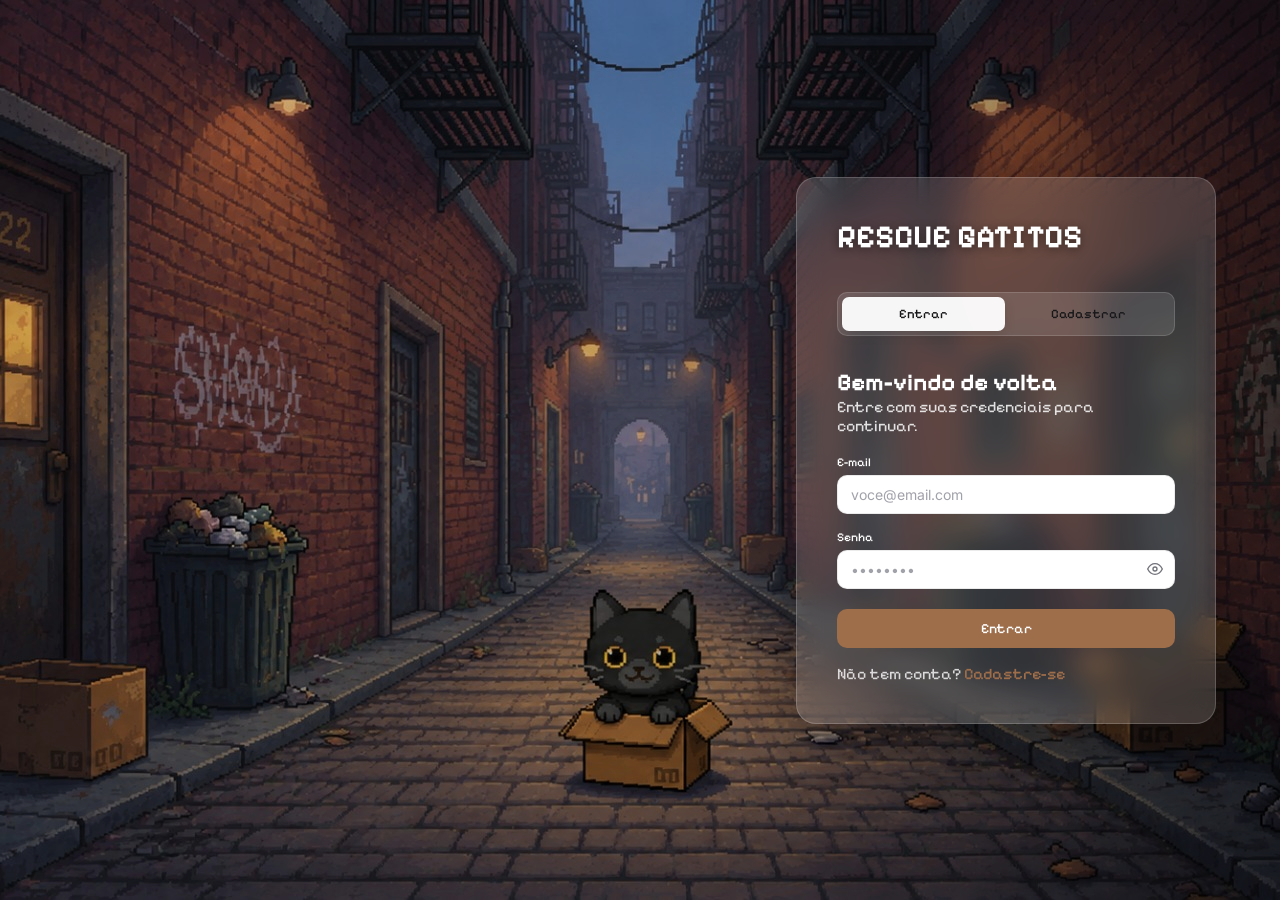
<file: index.html>
<!DOCTYPE html>

<html lang="pt-BR">
<head>
<meta charset="utf-8"/>
<meta content="width=device-width, initial-scale=1.0" name="viewport"/>
<title>Rescue Gatitos</title>
<link href="https://fonts.googleapis.com/css2?family=Inter:wght@300;400;500;600&amp;family=DM+Serif+Display:ital@0;1&amp;display=swap" rel="stylesheet"/>
<link rel="icon" type="image/png" href="assets/images/catInBox.png" />

<link href="/css/index.css" rel="stylesheet"/>
<script>
  (function () {
    var isMobilePage = window.location.pathname.includes('mobile.html');
    if (isMobilePage) return;

    var isMobile = window.matchMedia('(max-width: 768px)').matches;
    if (isMobile) {
      window.location.replace('/pages/mobile.html');
    }
  })();
</script>
</head>
<body>
<div class="layout">

<aside class="right">

<div class="brand">
<div class="brand-name">
        RESCUE GATITOS
</div>
</div>

<div class="tabs" role="tablist">
<button class="tab-btn active" id="tab-login" onclick="switchTab('login')" role="tab">Entrar</button>
<button class="tab-btn" id="tab-register" onclick="switchTab('register')" role="tab">Cadastrar</button>
</div>

<div class="form-panel active" id="panel-login">
<div class="form-header">
<h1>Bem-vindo de volta</h1>
<p>Entre com suas credenciais para continuar.</p>
</div>
<div class="feedback" id="login-feedback"></div>
<div class="field">
<label for="login-email">E-mail</label>
<input autocomplete="email" id="login-email" placeholder="voce@email.com" type="email"/>
<span class="error-msg" id="login-email-err">Informe um e-mail válido.</span>
</div>
<div class="field">
<label for="login-password">Senha</label>
<div class="pw-wrap">
<input autocomplete="current-password" id="login-password" placeholder="••••••••" type="password"/>
<button aria-label="Mostrar senha" class="pw-toggle" onclick="togglePw('login-password', this)" type="button">
<svg fill="none" height="16" stroke="currentColor" stroke-linecap="round" stroke-linejoin="round" stroke-width="2" viewbox="0 0 24 24" width="16"><path d="M1 12s4-8 11-8 11 8 11 8-4 8-11 8-11-8-11-8z"></path><circle cx="12" cy="12" r="3"></circle></svg>
</button>
</div>
<span class="error-msg" id="login-pass-err">Informe sua senha.</span>
</div>
<button class="btn-submit" id="btn-login" onclick="handleLogin()">Entrar</button>
<div class="form-footer">
        Não tem conta? <a href="#" onclick="switchTab('register'); return false;">Cadastre-se</a>
</div>
</div>

<div class="form-panel" id="panel-register">
<div class="form-header">
<h1>Crie sua conta</h1>
<p>Preencha os campos para se cadastrar.</p>
</div>
<div class="feedback" id="register-feedback"></div>
<div class="field">
<label for="reg-nick">Apelido</label>
<input autocomplete="nickname" id="reg-nick" placeholder="Como quer ser chamado?" type="text"/>
<span class="error-msg" id="reg-nick-err">Informe um apelido.</span>
</div>
<div class="field">
<label for="reg-email">E-mail</label>
<input autocomplete="email" id="reg-email" placeholder="voce@email.com" type="email"/>
<span class="error-msg" id="reg-email-err">Informe um e-mail válido.</span>
</div>
<div class="field">
<label for="reg-password">Senha</label>
<div class="pw-wrap">
<input autocomplete="new-password" id="reg-password" placeholder="Mínimo 6 caracteres" type="password"/>
<button aria-label="Mostrar senha" class="pw-toggle" onclick="togglePw('reg-password', this)" type="button">
<svg fill="none" height="16" stroke="currentColor" stroke-linecap="round" stroke-linejoin="round" stroke-width="2" viewbox="0 0 24 24" width="16"><path d="M1 12s4-8 11-8 11 8 11 8-4 8-11 8-11-8-11-8z"></path><circle cx="12" cy="12" r="3"></circle></svg>
</button>
</div>
<span class="error-msg" id="reg-pass-err">Senha deve ter ao menos 6 caracteres.</span>
</div>
<button class="btn-submit" id="btn-register" onclick="handleRegister()">Criar conta</button>
<div class="form-footer">
        Já tem conta? <a href="#" onclick="switchTab('login'); return false;">Entrar</a>
</div>
</div>
</aside>
</div>

<script src="/js/index.js"></script></body>
</html>
</file>
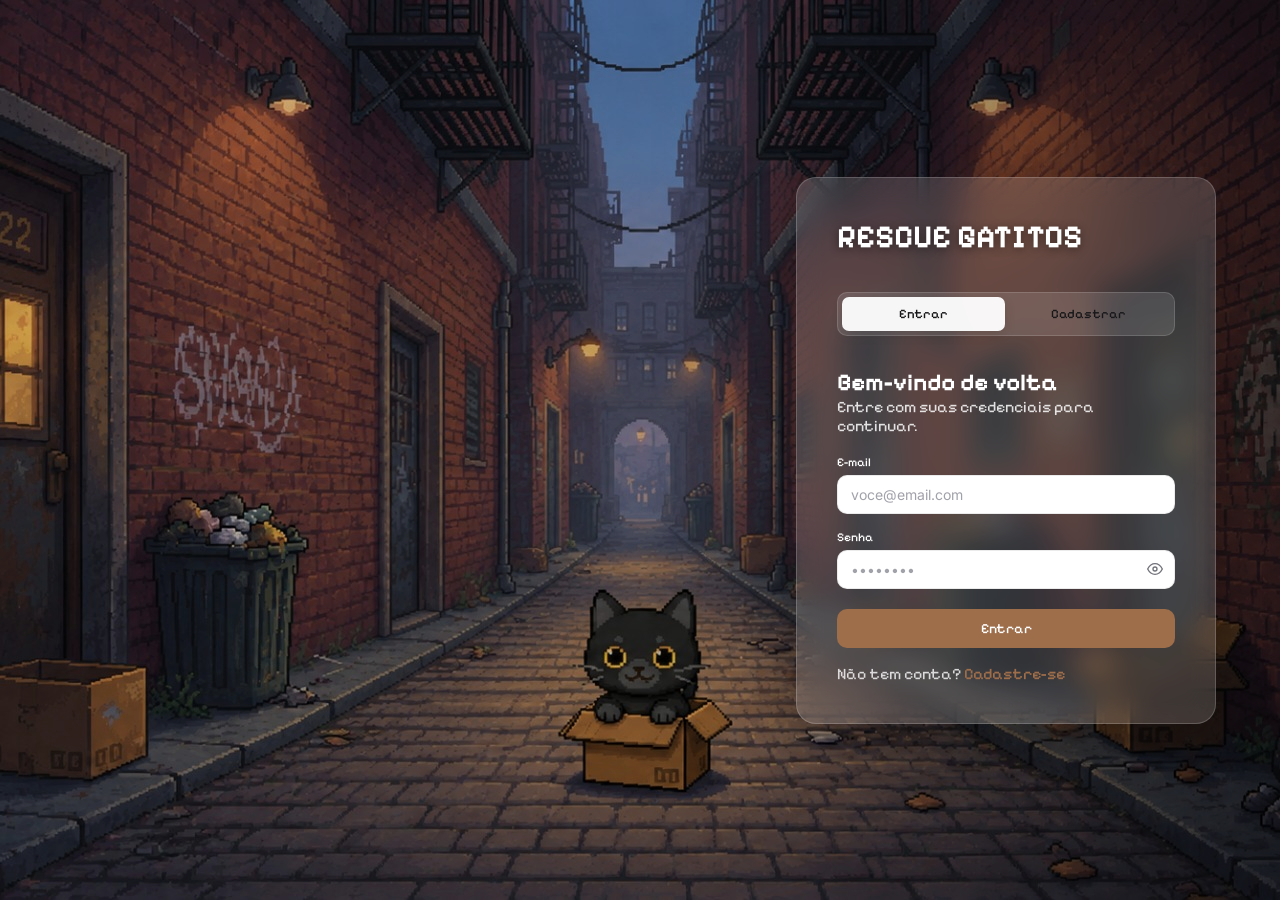
<file: pages/game.html>
<!DOCTYPE html>
<html lang="pt-BR">
<head>
  <meta charset="UTF-8" />
  <meta name="viewport" content="width=device-width, initial-scale=1.0" />
  <title>Rescue Gatitos — Game</title>
  <link href="https://fonts.googleapis.com/css2?family=Inter:wght@300;400;500;600&family=DM+Serif+Display:ital@0;1&display=swap" rel="stylesheet" />
  <link rel="icon" type="image/png" href="/assets/images/catInBox.png" />
  <link href="/css/game.css" rel="stylesheet" />
  <script>
  (function () {
    var isMobilePage = window.location.pathname.includes('mobile.html');
    if (isMobilePage) return;

    var isMobile = window.matchMedia('(max-width: 768px)').matches;
    if (isMobile) {
      window.location.replace('/pages/mobile.html');
    }
  })();
</script>
</head>

<body>
  <div class="layout">

    <!-- Bloco 1: caixa geradora -->
<section class="bloco bloco1">
  <div class="click-area" id="clickArea">
    <img src="/assets/images/catInBox.png" alt="Gatinho" class="cat-box" id="catBox">
  </div>
</section>

    <!-- Bloco 2: estatísticas -->
    <section class="bloco bloco2">
      <div class="stats">
        <h2>Estatísticas</h2>
        <div class="stat-row">
          <span class="stat-label">
            <span class="icon icon-gatito"></span>
            Gatitos</span>
          <span class="stat-value" id="statCats">0</span>
        </div>
        <div class="stat-row">
          <span class="stat-label">
            <span class="icon icon-dinheiro"></span>
            Dinheiro</span>
          <span class="stat-value" id="statMoney">R$ 0</span>
        </div>
        <div class="stat-row">
          <span class="stat-label">
            <span class="icon icon-clickUp"></span>
            Clique Up</span>
          <span class="stat-value" id="statClickLevel">Nível 1</span>
        </div>
        <div class="stat-row">
          <span class="stat-label">
            <span class="icon icon-autoClick"></span>
            Autoclick</span>
          <span class="stat-value" id="statAutoLevel">Nível 0</span>
        </div>
      </div>
 </section>

    <!-- Blocos 3, 4 e 5: template "Trabalhando" -->
    <section class="bloco bloco3 placeholder-bloco">
  <div class="placeholder-content">
    <img src="/assets/images/inWork.jpeg" class="placeholder-img" alt="Em construção" />
  </div>
</section>
<section class="bloco bloco4 placeholder-bloco">
  <div class="placeholder-content">
    <img src="/assets/images/inWork.jpeg" class="placeholder-img" alt="Em construção" />
  </div>
</section>
<section class="bloco bloco5 placeholder-bloco">
  <div class="placeholder-content">
    <img src="/assets/images/inWork.jpeg" class="placeholder-img" alt="Em construção" />
  </div>
</section>

<!-- Bloco 6: doacao e upgrades -->
<section class="bloco bloco6">
  <div class="shop">
    <div class="shop-column">
      <h2>Adoção</h2>
      <div class="shop-item">
        <div class="shop-item-info">
          <strong>Doar um gatito</strong>
          <span>Doa 1 gatito por dinheiro</span>
        </div>
        <button id="sellOneBtn" class="shop-btn pixel-btn pixel-btn--green">
          <span class="pixel-btn__label">Doar (R$ <span id="sellOnePrice">10</span>)</span>
        </button>
      </div>
      <div class="shop-item">
        <div class="shop-item-info">
          <strong>Doar todos gatitos</strong>
          <span>Doa todos os gatitos disponíveis</span>
        </div>
        <button id="sellAllBtn" class="shop-btn pixel-btn pixel-btn--green">
          <span class="pixel-btn__label">Doar Todos</span>
        </button>
      </div>
    </div>

    <div class="shop-column">
      <h2>Upgrades</h2>
      <div class="shop-item">
        <div class="shop-item-info">
          <strong>Clique Up</strong>
          <span id="clickUpgradeDesc">+1 gatito por clique</span>
        </div>
        <button id="buyClickBtn" class="shop-btn pixel-btn pixel-btn--green">
          <span class="pixel-btn__label">Comprar (R$ <span id="clickUpgradePrice">50</span>)</span>
        </button>
      </div>
      <div class="shop-item">
        <div class="shop-item-info">
          <strong>Autoclick</strong>
          <span id="autoUpgradeDesc">Resgata gatitos automaticamente</span>
        </div>
        <button id="buyAutoBtn" class="shop-btn pixel-btn pixel-btn--green">
          <span class="pixel-btn__label">Comprar (R$ <span id="autoUpgradePrice">100</span>)</span>
        </button>
      </div>
    </div>
  </div>
</section>

<!-- Bloco 7: configurações -->
<section class="bloco bloco7">
  <div class="settings">
    <h2>Configurações</h2>

    <button id="resetPasswordBtn" class="settings-btn pixel-btn pixel-btn--brown">
      <span class="pixel-btn__label">
        Redefinir senha
      </span>
    </button>
    <button id="logoutBtn" class="settings-btn pixel-btn pixel-btn--red">
      <span class="pixel-btn__label">
        Sair
      </span>
    </button>

    <div class="credits">
      <p>Desenvolvido por <strong>João Vitor Q. Santos</strong></p>
      <a href="https://github.com/joaovitorqs" target="_blank" rel="noopener noreferrer">GitHub do Desenvolvedor </a>
    </div>
  </div>
</section>

  </div>
  <script src="/js/game.js"></script>
</body>
</html>
</file>
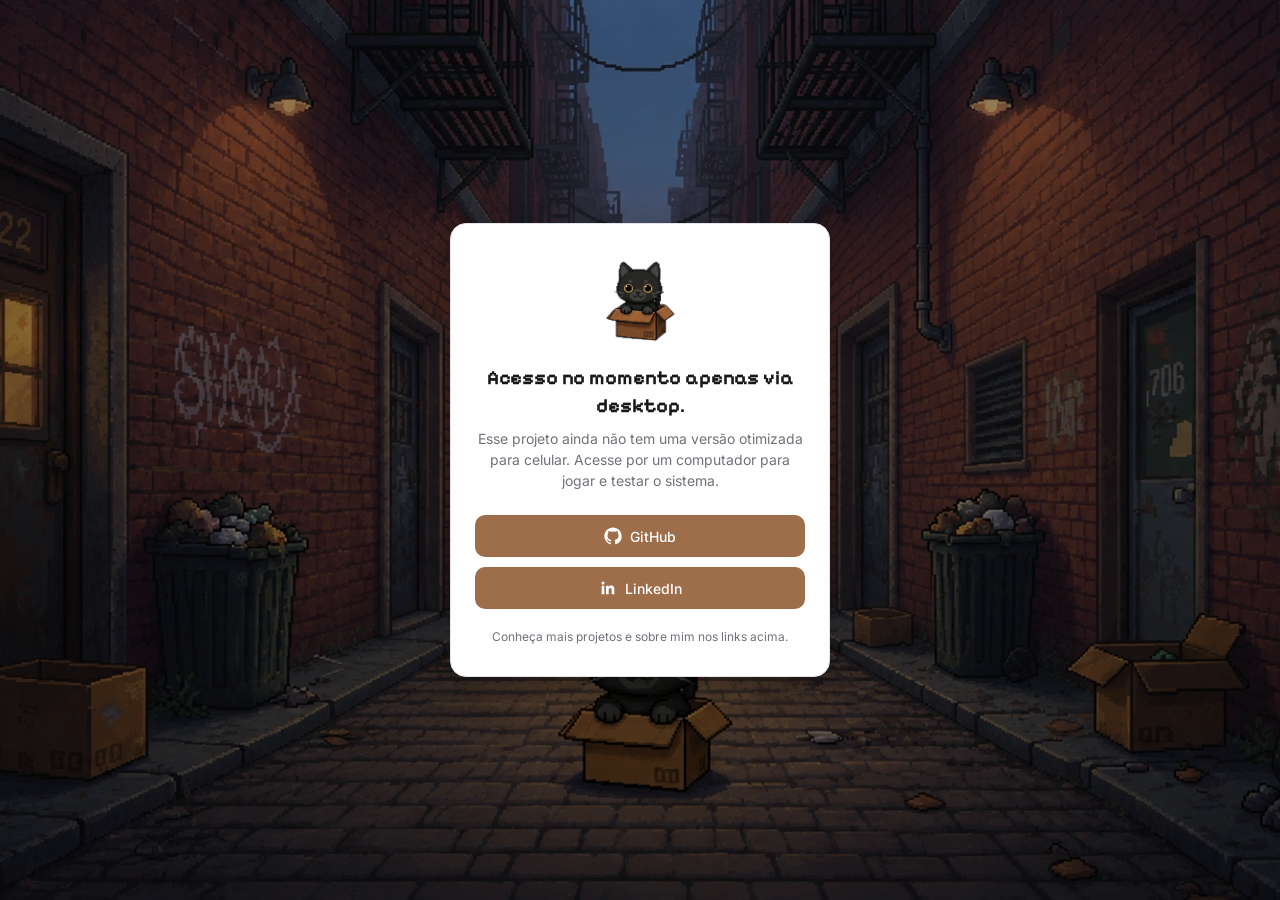
<file: pages/mobile.html>
<!DOCTYPE html>
<html lang="pt-BR">
<head>
<meta charset="utf-8"/>
<meta content="width=device-width, initial-scale=1.0" name="viewport"/>
<title>Rescue Gatitos — Acesse via Desktop</title>
<link href="https://fonts.googleapis.com/css2?family=Inter:wght@300;400;500;600&family=Pixelify+Sans:wght@400..700&display=swap" rel="stylesheet"/>
<link rel="icon" type="image/png" href="assets/images/catInBox.png" />
<link href="/css/mobile.css" rel="stylesheet" />
</head>
<body>
<div class="card">
  <img alt="Gatinho" class="cat" src="../assets/images/catInBox.png"/>
  <h1>Acesso no momento apenas via desktop.</h1>
  <p class="subtitle">Esse projeto ainda não tem uma versão otimizada para celular. Acesse por um computador para jogar e testar o sistema.</p>

  <div class="contacts">
    <a href="https://github.com/joaovitorqs" target="_blank" rel="noopener">
      <svg viewBox="0 0 24 24"><path d="M12 .5C5.65.5.5 5.65.5 12c0 5.09 3.29 9.4 7.86 10.93.57.1.78-.25.78-.55 0-.27-.01-1-.02-1.96-3.2.7-3.88-1.54-3.88-1.54-.52-1.34-1.28-1.7-1.28-1.7-1.04-.72.08-.7.08-.7 1.15.08 1.76 1.19 1.76 1.19 1.03 1.76 2.7 1.25 3.36.96.1-.75.4-1.25.73-1.54-2.55-.29-5.24-1.28-5.24-5.7 0-1.26.45-2.29 1.19-3.1-.12-.29-.52-1.46.11-3.05 0 0 .97-.31 3.18 1.18a11 11 0 0 1 5.79 0c2.2-1.49 3.17-1.18 3.17-1.18.64 1.59.24 2.76.12 3.05.74.81 1.18 1.84 1.18 3.1 0 4.43-2.69 5.4-5.25 5.69.41.36.78 1.08.78 2.18 0 1.57-.01 2.84-.01 3.23 0 .31.2.66.79.55A10.94 10.94 0 0 0 23.5 12c0-6.35-5.15-11.5-11.5-11.5Z"/></svg>
      GitHub
    </a>
    <a href="https://www.linkedin.com/in/joão-vitor-queiroz-santos-09701221b" target="_blank" rel="noopener">
      <svg viewBox="0 0 24 24"><path d="M20.45 20.45h-3.55v-5.57c0-1.33-.02-3.03-1.85-3.03-1.85 0-2.14 1.45-2.14 2.94v5.66H9.36V9h3.41v1.56h.05c.47-.9 1.63-1.85 3.36-1.85 3.6 0 4.27 2.37 4.27 5.45v6.29ZM5.34 7.43a2.06 2.06 0 1 1 0-4.12 2.06 2.06 0 0 1 0 4.12ZM7.12 20.45H3.56V9h3.56v11.45Z"/></svg>
      LinkedIn
    </a>
  </div>

  <p class="footer-note">Conheça mais projetos e sobre mim nos links acima.</p>
</div>
</body>
</html>
</file>
<file: css/index.css>
@import url('https://fonts.googleapis.com/css2?family=Inter:wght@100..900&family=Pixelify+Sans:wght@400..700&family=Silkscreen:wght@400;700&family=Tiny5&display=swap');

    *,
    *::before,
    *::after {
      box-sizing: border-box;
      margin: 0;
      padding: 0;
    }

    :root {
      --white: #FFFFFF;
      --panel: #F4F4F5;
      --border: #E4E4E7;
      --text: #18181B;
      --muted: #71717A;
      --accent: #9e6d4a;
      --accent-h: #B57C54;
      --accent-s: #E8F2F2;
      --error: #ffa9a9;
      --radius: 10px;
      --transition: 180ms ease;
    }

    html,
    body {
      height: 100%;
      margin: 0;
      font-family: 'Pixelify Sans', sans-serif;
      color: var(--text);
      -webkit-font-smoothing: antialiased;
    }

    body {
      background: url("../assets/images/index.jpeg") center center / cover no-repeat fixed;
      overflow: hidden;
    }

    body::before {
      content: "";
      position: fixed;
      inset: 0;

      background: linear-gradient(90deg,
          rgba(0, 0, 0, .10) 0%,
          rgba(0, 0, 0, .18) 55%,
          rgba(0, 0, 0, .45) 100%);

      z-index: -1;
    }

    /* ── Layout ── */
    .layout {
      display: flex;
      justify-content: flex-end;
      align-items: center;

      width: 100%;
      height: 100vh;

      padding-right: 5%;
    }

    /* ── Painel ── */
    .right {

      width: 420px;
      max-width: 90vw;

      display: flex;
      flex-direction: column;
      justify-content: center;

      padding: 40px;

      background: rgba(255, 255, 255, .15);

      backdrop-filter: blur(14px);
      -webkit-backdrop-filter: blur(14px);

      border: 1px solid rgba(255, 255, 255, .18);

      border-radius: 20px;

      box-shadow:
        0 20px 50px rgba(0, 0, 0, .30);
    }

    .brand {
      display: flex;
      align-items: center;
      gap: 10px;
      margin-bottom: 36px;
      align-self: flex-start;
    }

    .brand-icon {
      width: 32px;
      height: 32px;
      background: var(--accent);
      border-radius: 8px;
      display: flex;
      align-items: center;
      justify-content: center;
    }

    .brand-name {
      font-family: 'Pixelify Sans', sans-serif;
      font-size: 32px;
      font-weight: 700;

      color: white;

      text-shadow: 0 2px 10px rgba(0, 0, 0, .45);
    }

    /* ── Tabs ── */
    .tabs {
      display: flex;
      width: 100%;

      padding: 4px;
      gap: 2px;

      margin-bottom: 32px;

      background: rgba(255, 255, 255, .12);

      border: 1px solid rgba(255, 255, 255, .15);

      border-radius: var(--radius);
    }

    .tab-btn {
      flex: 1;
      padding: 9px;
      border: none;
      border-radius: 7px;
      background: transparent;
      font-family: 'Pixelify Sans', sans-serif;
      font-size: 13px;
      font-weight: 500;
      cursor: pointer;
      color:#18181B;
      transition: all var(--transition);
    }

    .tab-btn.active {

      background: rgba(255, 255, 255, .95);

      color:#18181B;

      box-shadow: 0 4px 12px rgba(0, 0, 0, .12);
    }

    /* ── Forms ── */
    .form-panel {
      width: 100%;
      display: none;
      flex-direction: column;
      gap: 16px;
    }

    .form-panel.active {
      display: flex;
    }

    .form-header {
      margin-bottom: 4px;
    }

    .form-header h1 {
      color: white;
    }

    .form-header p {
      color: rgba(255, 255, 255, .85);
    }

    .field {
      display: flex;
      flex-direction: column;
      gap: 6px;
    }

    label {
      color: white;
      font-size: 12px;
      font-weight: 500;
    }

    input[type="text"],
    input[type="email"],
    input[type="password"] {

      width: 100%;

      padding: 10px 13px;

      border-radius: var(--radius);

      border: 1px solid rgba(0, 0, 0, .08);

      background: #fff;

      font-family: 'Inter', sans-serif;

      font-size: 14px;

      color: var(--text);

      outline: none;

      transition: border-color var(--transition),
        box-shadow var(--transition);
    }

    input::placeholder {
      color: #A1A1AA;
    }

    input:focus {
      border-color: var(--accent);
      box-shadow: 0 0 0 3px var(--accent-s);
    }

    input.error-input {
      border-color: var(--error);
    }

    .error-msg {
      font-size: 11.5px;
      color: var(--error);
      display: none;
    }

    .error-msg.visible {
      display: block;
    }

    /* ── Password wrapper ── */
    .pw-wrap {
      position: relative;
    }

    .pw-wrap input {
      padding-right: 40px;
    }

    .pw-toggle {
      position: absolute;
      right: 12px;
      top: 50%;
      transform: translateY(-50%);
      background: none;
      border: none;
      cursor: pointer;
      color: var(--muted);
      display: flex;
      align-items: center;
      padding: 0;
      transition: color var(--transition);
    }

    .pw-toggle:hover {
      color: var(--accent);
    }

    /* ── Submit button ── */
    .btn-submit {
      width: 100%;
      padding: 11px;
      border: none;
      border-radius: var(--radius);
      background: var(--accent);
      color: #fff;
      font-family: 'Pixelify Sans', sans-serif;
      font-size: 14px;
      font-weight: 500;
      cursor: pointer;
      transition: background var(--transition), transform 80ms ease, box-shadow var(--transition);
      margin-top: 4px;
      position: relative;
      overflow: hidden;
    }

    .btn-submit:hover {
      background: var(--accent-h);
    }

    .btn-submit:active {
      transform: scale(0.985);
    }

    .btn-submit.loading {
      pointer-events: none;
      color: transparent;
    }

    .btn-submit.loading::after {
      content: '';
      position: absolute;
      inset: 0;
      margin: auto;
      width: 18px;
      height: 18px;
      border: 2px solid rgba(255, 255, 255, 0.4);
      border-top-color: #fff;
      border-radius: 50%;
      animation: spin 0.6s linear infinite;
    }

    @keyframes spin {
      to {
        transform: rotate(360deg);
      }
    }

    /* ── Feedback banner ── */
    .feedback {
      padding: 10px 13px;
      border-radius: var(--radius);
      font-family: 'Pixelify Sans', sans-serif;
      font-size: 13px;
      display: none;
    }

    .feedback.show {
      display: block;
    }

    .feedback.success {
      background: #ECFDF5;
      color: #065F46;
      border: 1px solid #A7F3D0;
    }

    .feedback.error {
      background: #FEF2F2;
      color: var(--error);
      border: 1px solid #FECACA;
    }

    /* ── Footer ── */
    .form-footer {
      color: rgba(255, 255, 255, .8);
    }

    .form-footer a {
      color: var(--accent);
      text-decoration: none;
      font-weight: 500;
    }

    .form-footer a:hover {
      text-decoration: underline;
    }

    /* ── Divider ── */
    .divider {
      display: flex;
      align-items: center;
      gap: 10px;
      color: #A1A1AA;
      font-family: 'Pixelify Sans', sans-serif;
      font-size: 11px;
    }

    .divider::before,
    .divider::after {
      content: '';
      flex: 1;
      height: 1px;
      background: var(--border);
    }

    @media (max-width: 768px) {
      .layout {
        flex-direction: column;
      }

      .left {
        flex: 0 0 240px;
      }

      .right {
        flex: 1;
        padding: 32px 24px;
      }

      .image-placeholder {
        margin: 16px;
      }
    }
</file>
<file: css/game.css>
@import url('https://fonts.googleapis.com/css2?family=Inter:wght@100..900&family=Pixelify+Sans:wght@400..700&family=Silkscreen:wght@400;700&family=Tiny5&display=swap');
@import url('https://fonts.googleapis.com/css2?family=VT323&display=swap');
*{
    margin:0;
    padding:0;
    box-sizing:border-box;
}

html,
body{
    width:100%;
    height:100%;
}

body{
    margin:0;
    overflow:hidden;
    font-family:'VT323', monospace;
    font-size:32px;
    font-weight:400;
    background:#965e30;
    color:#ffffff;
}

.layout{

    width:100vw;
    height:100vh;

    display:grid;

    grid-template-columns:
        2fr 2fr
        1fr 1fr
        1fr 1fr
        1fr 1fr;

    grid-template-rows:1fr 1fr;

    gap:2px;
    background:#965e30;

    overflow:hidden;
}

/* Todos os blocos */

.bloco{
    border:1px solid #af6e38;
    background-color:#965e30;
    background-size:cover;
    background-position:center;
    background-repeat:no-repeat;
    overflow:hidden;
}

.bloco1{
    grid-column:1 / 3;
    grid-row:1;
}

.bloco2{
    grid-column:1 / 3;
    grid-row:2;
}

.bloco3{
    grid-column:3 / 5;
    grid-row:1;
}

.bloco4{
    grid-column:5 / 7;
    grid-row:1;
}

.bloco5{
    grid-column:7 / 9;
    grid-row:1;
}

.bloco6{
    grid-column:3 / 7;
    grid-row:2;
}

.bloco7{
    grid-column:7 / 9;
    grid-row:2;
}

/* ── Bloco 1: área de clique ── */

.click-area{
    width: 100%;
    height: 100%;
    display:flex;
    flex-direction:column;
    align-items:center;
    justify-content:center;
    gap:16px;
    background: transparent;
}

.cat-box{
    width: 75%;
    height: 75%;
    object-fit:contain;
    image-rendering: pixelated;
    cursor:pointer;
    user-select:none;
    transition:transform 0.08s ease;
    filter:drop-shadow(0 6px 10px rgba(0,0,0,0.4));
}

.cat-box:active{
    transform:scale(0.9);
}

.cat-box.bounce{
    animation:bounce 0.25s ease;
}

@keyframes bounce{
    0%{ transform:scale(1); }
    40%{ transform:scale(1.15); }
    100%{ transform:scale(1); }
}

.float-text{
    position:absolute;
    pointer-events:none;
    color:#74c974;
    animation:float-up 0.8s ease-out forwards;
}

@keyframes float-up{
    0%{ opacity:1; transform:translateY(0); }
    100%{ opacity:0; transform:translateY(-50px); }
}

/* ── Bloco 2: estatísticas ── */

.stats{
    position: absolute;
    top: 15%;
    left: 13%;
    width: 74%;
    height: 71%;

    display:flex;
    flex-direction:column;
    justify-content: center;
    gap:5px;
    padding:10px 14px;
    box-sizing: border-box;
    overflow: hidden;
}

.stats h2{
    font-family: 'VT323', monospace;
    margin-bottom:3px;
    color:#292929; 
    text-align: center;
}

.stat-row{
    display:flex;
    justify-content:space-between;
    align-items:center;
    padding:4px 6px;
    border-radius:4px;
}

.stat-label{
    color:#292929;
     display:flex;
    align-items:center;
    gap:6px;
    flex-direction:row-reverse;
}

.stat-value{
    color:#292929;
}

/* ── Blocos 3, 4, 5 ── */

.placeholder-bloco{
    display:flex;
    align-items:center;
    justify-content:center;
}

.placeholder-content{
    display:flex;
    flex-direction:column;
    align-items:center;
    gap:8px;
    opacity:0.85;
}

.placeholder-img{
    width: 100%;
    height: 100%;
    object-fit: cover;
}

/* ── Bloco 6: doacao + upgrades ── */

.shop{
    width:100%;
    height:100%;
    display:grid;
    grid-template-columns:1fr 1fr;
    gap:16px;
    padding:16px 24px;
    overflow-y:auto;
}

.shop-column{
    display:flex;
    flex-direction:column;
    gap:10px;
}

.shop-column h2{
    align-self:center;
    font-family: 'VT323', monospace;
    margin-bottom:4px;
}

.shop-item{
    display:flex;
    justify-content:space-between;
    align-items:center;
    gap:10px;
    background:#633f2283;
    border-radius:8px;
    padding:10px 12px;
}

.shop-item-info{
    display:flex;
    flex-direction:column;
    gap:2px;
}

.shop-item-info span{
    font-size:0.9rem;
    color:#ffffff;
}

.shop-btn{
    flex-shrink:0;
    border-radius:6px;
    font-size:1.3rem;
    white-space:nowrap;
}

/* ── Bloco 7: configurações ── */

.settings{
    width:100%;
    height:100%;
    display:flex;
    flex-direction:column;
    gap:10px;
    padding:18px 22px;
    overflow-y:auto;
}

.settings h2{
    font-family: 'VT323', monospace;
    margin-bottom:4px;
    align-self:center;
}

.settings-row{
    display:flex;
    justify-content:space-between;
    align-items:center;
    padding:6px 0;
}

.settings-btn{
    display:flex;
    align-items:center;
    justify-content:center;
    width: 140px;
    gap:8px;
    border-radius:6px;
    font-size:1.3rem;
    margin-top:4px;
    align-self:center;
}

.settings-btn-danger{
    font-size:1.3rem;
}

.credits{
    margin-top:auto;
    padding-top:10px;
    border-top:1px solid #000000;
    font-size:0.9rem;
    color:#ffffff;
    display:flex;
    flex-direction:column;
    gap:4px;
}

.credits a{
    font-size:0.9rem;
    color:#ffffff;
}

/* Responsivo simples */

@media (max-width:700px){
    .shop{
        grid-template-columns:1fr;
        overflow-y:auto;
    }
}

h1, h2, h3, h4, h5, h6,
strong,
b,
button,
input,
label,
span,
p,
div{
    font-weight:400 !important;
}

.icon{
    display:inline-block;
    background-image:url("/assets/images/iconsGame.png");
    background-repeat:no-repeat;
    background-size:240.77px 58.41px;
    image-rendering:pixelated;
}

.icon-gatito{
    width:54.14px;
    height:44.4px;
    background-position:0.47px -8.31px;
}

.icon-dinheiro{
    width:52.71px;
    height:47.96px;
    background-position:-63.16px -6.89px;
}

.icon-clickUp{
    width:34.67px;
    height:52px;
    background-position:-138.19px -4.99px;
}

.icon-autoClick{
    width:51.29px;
    height:51.05px;
    background-position:-190.19px -5.94px;
}
/* ── Botões com spritesheet ── */

.pixel-btn{
    position:relative;
    border:none;
    appearance:none;
    -webkit-appearance:none;
    cursor:pointer;
    font-family:'VT323', monospace;
    color:#fff;
    text-shadow:1px 1px 0 rgba(0,0,0,0.35);
    background-color:transparent;
    image-rendering:pixelated;
    image-rendering:crisp-edges;

    border-style:solid;
    border-width:16px;
    border-image-slice:16 fill;
    border-image-width:16px;
    border-image-repeat:stretch;

    padding:4px 8.5px;
    min-width:132px;
    min-height:38px;
}

.pixel-btn--green{ border-image-source:var(--green-normal); }
.pixel-btn--green:hover{ border-image-source:var(--green-hover); }
.pixel-btn--green.stage-1{ border-image-source:var(--green-p1); }
.pixel-btn--green.stage-2{ border-image-source:var(--green-p2); }
.pixel-btn--green.stage-3{ border-image-source:var(--green-p3); }

.pixel-btn--brown{ border-image-source:var(--brown-normal); }
.pixel-btn--brown:hover{ border-image-source:var(--brown-hover); }
.pixel-btn--brown.stage-1{ border-image-source:var(--brown-p1); }
.pixel-btn--brown.stage-2{ border-image-source:var(--brown-p2); }
.pixel-btn--brown.stage-3{ border-image-source:var(--brown-p3); }

.pixel-btn--red{ border-image-source:var(--red-normal); }
.pixel-btn--red:hover{ border-image-source:var(--red-hover); }
.pixel-btn--red.stage-1{ border-image-source:var(--red-p1); }
.pixel-btn--red.stage-2{ border-image-source:var(--red-p2); }
.pixel-btn--red.stage-3{ border-image-source:var(--red-p3); }

.pixel-btn__label{
    display:inline-block;
    transition:transform 40ms linear;
    transform:translateY(-7px);
}

.pixel-btn.stage-1 .pixel-btn__label{ transform:translateY(-1.5px); }
.pixel-btn.stage-2 .pixel-btn__label{ transform:translateY(0px); }
.pixel-btn.stage-3 .pixel-btn__label{ transform:translateY(1.5px); }

.pixel-btn:disabled{
    cursor:not-allowed;
    filter:grayscale(0.15);
}

.pixel-btn--green:disabled{ border-image-source:var(--green-disabled); }

.bloco2 {
  position: relative;  
  background-image: url('/assets/images/bloco02.png');
  background-size: cover;
  background-position: center;
  background-repeat: no-repeat;
}

.bloco6 {
  background-image: url('/assets/images/bloco06.png');
  background-size: cover;
  background-position: center;
  background-repeat: no-repeat;
}

.bloco7 {
  background-image: url('/assets/images/bloco07.png');
  background-size: cover;
  background-position: center;
  background-repeat: no-repeat;
}

.bloco1 {
  background-image: url('/assets/images/bloco01.png');
  background-size: cover;
  background-position: center;
  background-repeat: no-repeat;
}
</file>
<file: css/mobile.css>
:root {
    --white: #FFFFFF;
    --panel: #F4F4F5;
    --border: #E4E4E7;
    --text: #18181B;
    --muted: #71717A;
    --accent: #9e6d4a;
    --accent-h: #B57C54;
    --radius: 10px;
  }

  * {
    box-sizing: border-box;
    margin: 0;
    padding: 0;
  }

  html, body {
    height: 100%;
    font-family: 'Inter', sans-serif;
    color: var(--text);
  }

  body {
    display: flex;
    align-items: center;
    justify-content: center;
    min-height: 100vh;
    padding: 24px;
    background: url("../assets/images/index.jpeg") center center / cover no-repeat fixed;
  }

  body::before {
    content: "";
    position: fixed;
    inset: 0;
    background: linear-gradient(180deg, rgba(0,0,0,.35) 0%, rgba(0,0,0,.55) 100%);
    z-index: 0;
  }

  .card {
    position: relative;
    z-index: 1;
    width: 100%;
    max-width: 380px;
    background: var(--white);
    border: 1px solid var(--border);
    border-radius: 16px;
    padding: 32px 24px;
    text-align: center;
    box-shadow: 0 12px 32px rgba(0,0,0,.25);
  }

  .cat {
    width: 88px;
    height: 88px;
    object-fit: contain;
    margin-bottom: 16px;
  }

  h1 {
    font-family: 'Pixelify Sans', sans-serif;
    font-size: 20px;
    line-height: 1.4;
    margin-bottom: 8px;
    color: var(--text);
  }

  p.subtitle {
    font-size: 14px;
    color: var(--muted);
    margin-bottom: 24px;
    line-height: 1.5;
  }

  .contacts {
    display: flex;
    flex-direction: column;
    gap: 10px;
  }

  .contacts a {
    display: flex;
    align-items: center;
    justify-content: center;
    gap: 8px;
    text-decoration: none;
    font-size: 14px;
    font-weight: 500;
    color: var(--white);
    background: var(--accent);
    border-radius: var(--radius);
    padding: 12px 16px;
    transition: background 180ms ease;
  }

  .contacts a:hover {
    background: var(--accent-h);
  }

  .contacts a svg {
    width: 18px;
    height: 18px;
    fill: currentColor;
  }

  .footer-note {
    margin-top: 20px;
    font-size: 12px;
    color: var(--muted);
  }
</file>
